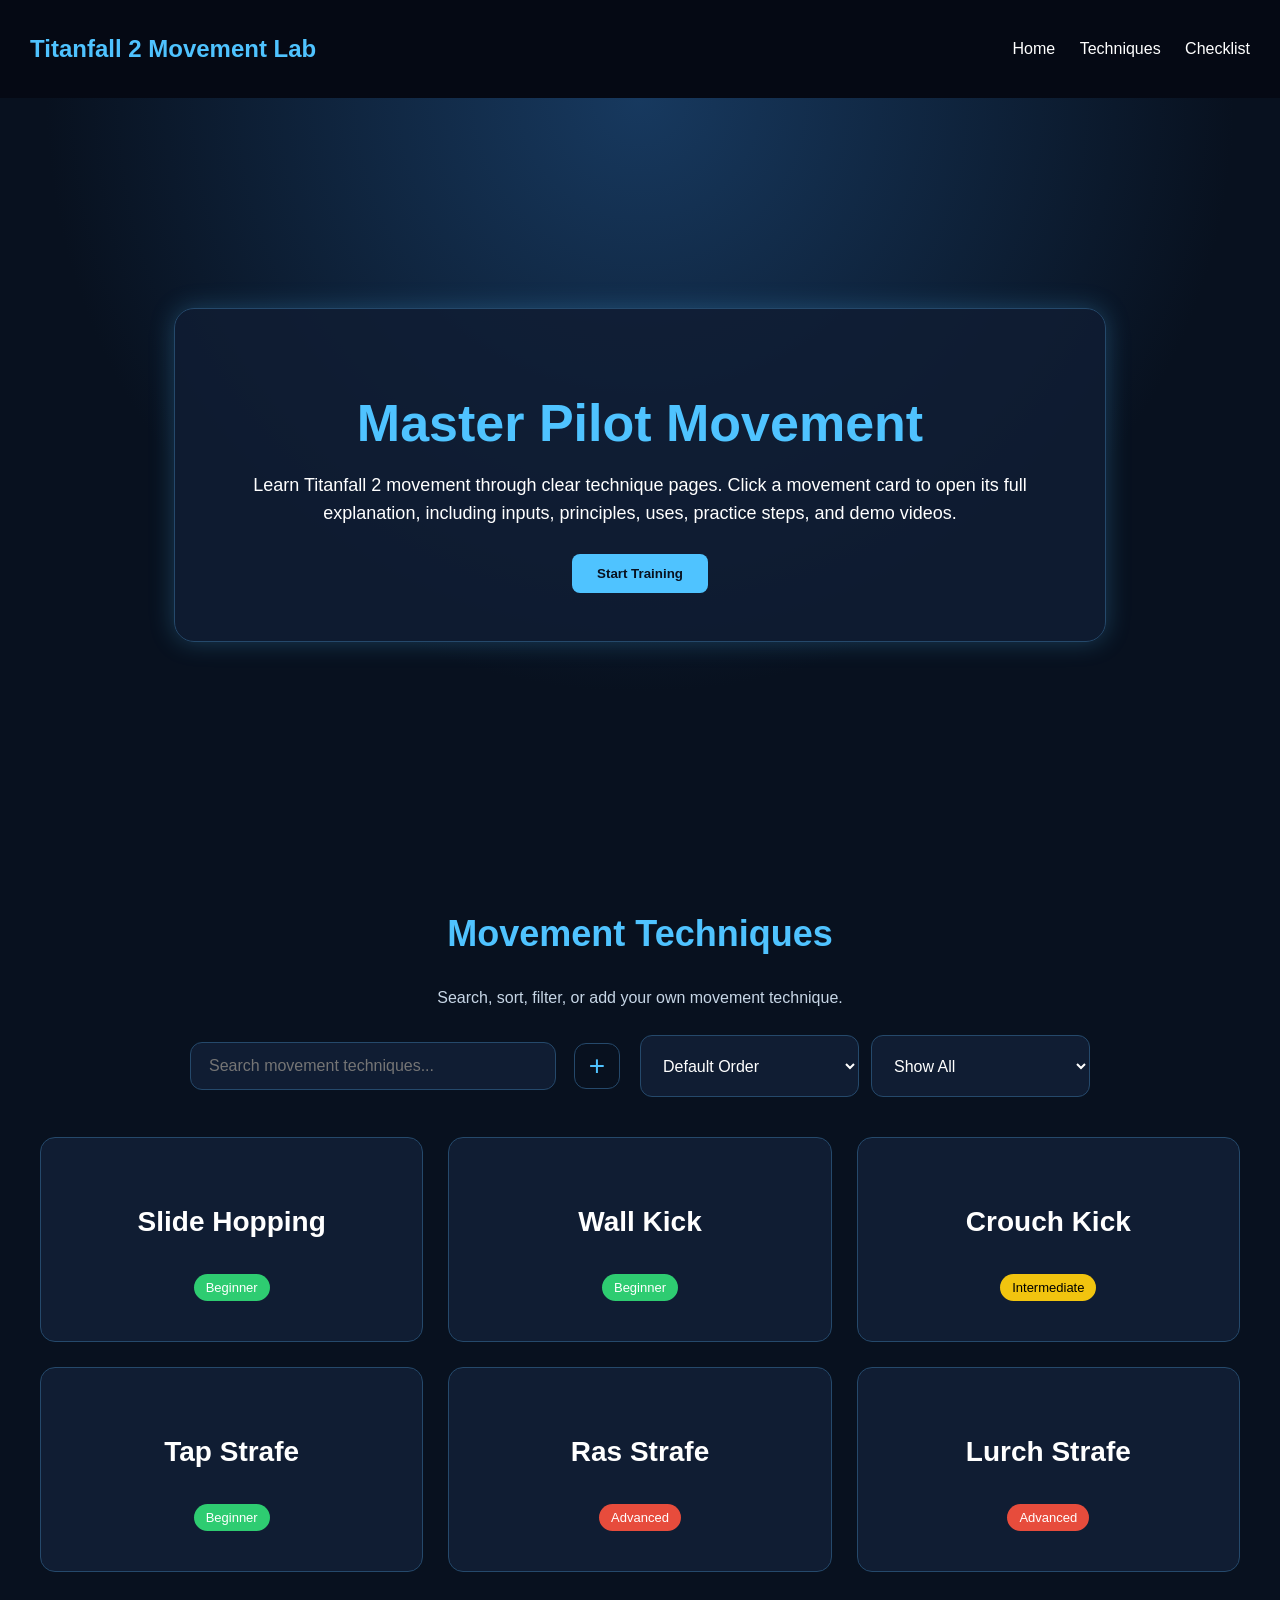
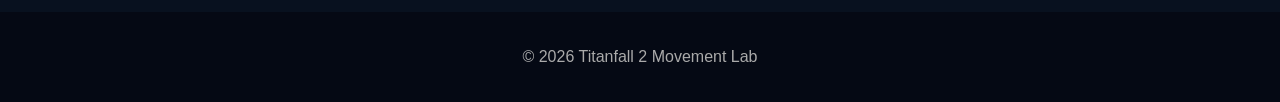
<file: index.html>
<!DOCTYPE html>
<html lang="en">
<head>
    <meta charset="UTF-8">
    <meta name="viewport" content="width=device-width, initial-scale=1.0">
    <title>Titanfall 2 Movement Lab</title>
    <link rel="stylesheet" href="styles.css">
</head>

<body>
    <header>
        <nav>
            <h1>Titanfall 2 Movement Lab</h1>
            <div class="nav-links">
                <a href="#home">Home</a>
                <a href="#techniques">Techniques</a>
                <a href="checklist.html">Checklist</a>
            </div>
        </nav>
    </header>

    <main>
        <section id="home" class="hero">
            <div class="hero-text">
                <h2>Master Pilot Movement</h2>
                <p>
                    Learn Titanfall 2 movement through clear technique pages.
                    Click a movement card to open its full explanation, including
                    inputs, principles, uses, practice steps, and demo videos.
                </p>
                <button onclick="scrollToTechniques()">Start Training</button>
            </div>
        </section>

        <section id="techniques">
            <h2 class="section-title">Movement Techniques</h2>
            <p class="section-intro">
                Search, sort, filter, or add your own movement technique.
            </p>

            <div class="search-panel">
                <div class="search-input-row">
                    <input type="text" id="searchInput" placeholder="Search movement techniques...">
                    <button class="minimal-add-button" onclick="openEditorModal()">+</button>
                </div>

                <select id="sortSelect">
                    <option value="default">Default Order</option>
                    <option value="difficulty-low">Difficulty: Low to High</option>
                    <option value="difficulty-high">Difficulty: High to Low</option>
                    <option value="alpha">Alphabetical A-Z</option>
                </select>

                <select id="filterSelect">
                    <option value="all">Show All</option>
                    <option value="default">Default Only</option>
                    <option value="custom">Custom Only</option>
                </select>
            </div>

            <div class="card-container" id="techniqueCards">
                <a class="card beginner" href="detail.html?technique=slidehopping" data-name="Slide Hopping" data-difficulty="beginner" data-source="default" data-order="1">
                    <h3>Slide Hopping</h3>
                    <span>Beginner</span>
                </a>

                <a class="card beginner" href="detail.html?technique=wallkick" data-name="Wall Kick" data-difficulty="beginner" data-source="default" data-order="2">
                    <h3>Wall Kick</h3>
                    <span>Beginner</span>
                </a>

                <a class="card intermediate" href="detail.html?technique=crouchkick" data-name="Crouch Kick" data-difficulty="intermediate" data-source="default" data-order="3">
                    <h3>Crouch Kick</h3>
                    <span>Intermediate</span>
                </a>

                <a class="card beginner" href="detail.html?technique=tapstrafe" data-name="Tap Strafe" data-difficulty="beginner" data-source="default" data-order="4">
                    <h3>Tap Strafe</h3>
                    <span>Beginner</span>
                </a>

                <a class="card advanced" href="detail.html?technique=rasstrafe" data-name="Ras Strafe" data-difficulty="advanced" data-source="default" data-order="5">
                    <h3>Ras Strafe</h3>
                    <span>Advanced</span>
                </a>

                <a class="card advanced" href="detail.html?technique=lurchstrafe" data-name="Lurch Strafe" data-difficulty="advanced" data-source="default" data-order="6">
                    <h3>Lurch Strafe</h3>
                    <span>Advanced</span>
                </a>
            </div>
        </section>
    </main>

    <div id="editorModal" class="editor-modal">
        <div class="editor-modal-content">
            <span class="editor-close" onclick="closeEditorModal()">&times;</span>

            <section id="editor" class="editor-section">
                <h2 class="section-title">Add a New Technique</h2>
                <p class="section-intro">
                    Only the technique name is required. Other fields can be filled later.
                </p>

                <form id="techniqueForm" class="editor-form">
                    <input type="text" id="newTitle" placeholder="Technique name" required>

                    <select id="newDifficulty">
                        <option value="">Choose difficulty</option>
                        <option value="Beginner">Beginner</option>
                        <option value="Intermediate">Intermediate</option>
                        <option value="Advanced">Advanced</option>
                    </select>

                    <textarea id="newIntro" placeholder="Short introduction"></textarea>
                    <textarea id="newKeys" placeholder="Keys / Input"></textarea>
                    <textarea id="newPrinciple" placeholder="Movement principle"></textarea>
                    <textarea id="newUse" placeholder="Gameplay use"></textarea>
                    <textarea id="newStandard" placeholder="Completion standard for checklist"></textarea>
                    <textarea id="newPractice" placeholder="Practice steps, one step per line"></textarea>

                    <label class="file-label">
                        Upload demo video:
                        <input type="file" id="newVideo" accept="video/mp4,video/webm,video/quicktime">
                    </label>

                    <label class="batch-label">
                        <input type="checkbox" id="batchMode">
                        Batch add: keep this window open after saving
                    </label>

                    <button type="submit">Save Technique</button>
                </form>

                <p id="saveMessage"></p>
            </section>
        </div>
    </div>

    <footer>
        <p>© 2026 Titanfall 2 Movement Lab</p>
    </footer>

    <script src="script.js"></script>
</body>
</html>
</file>
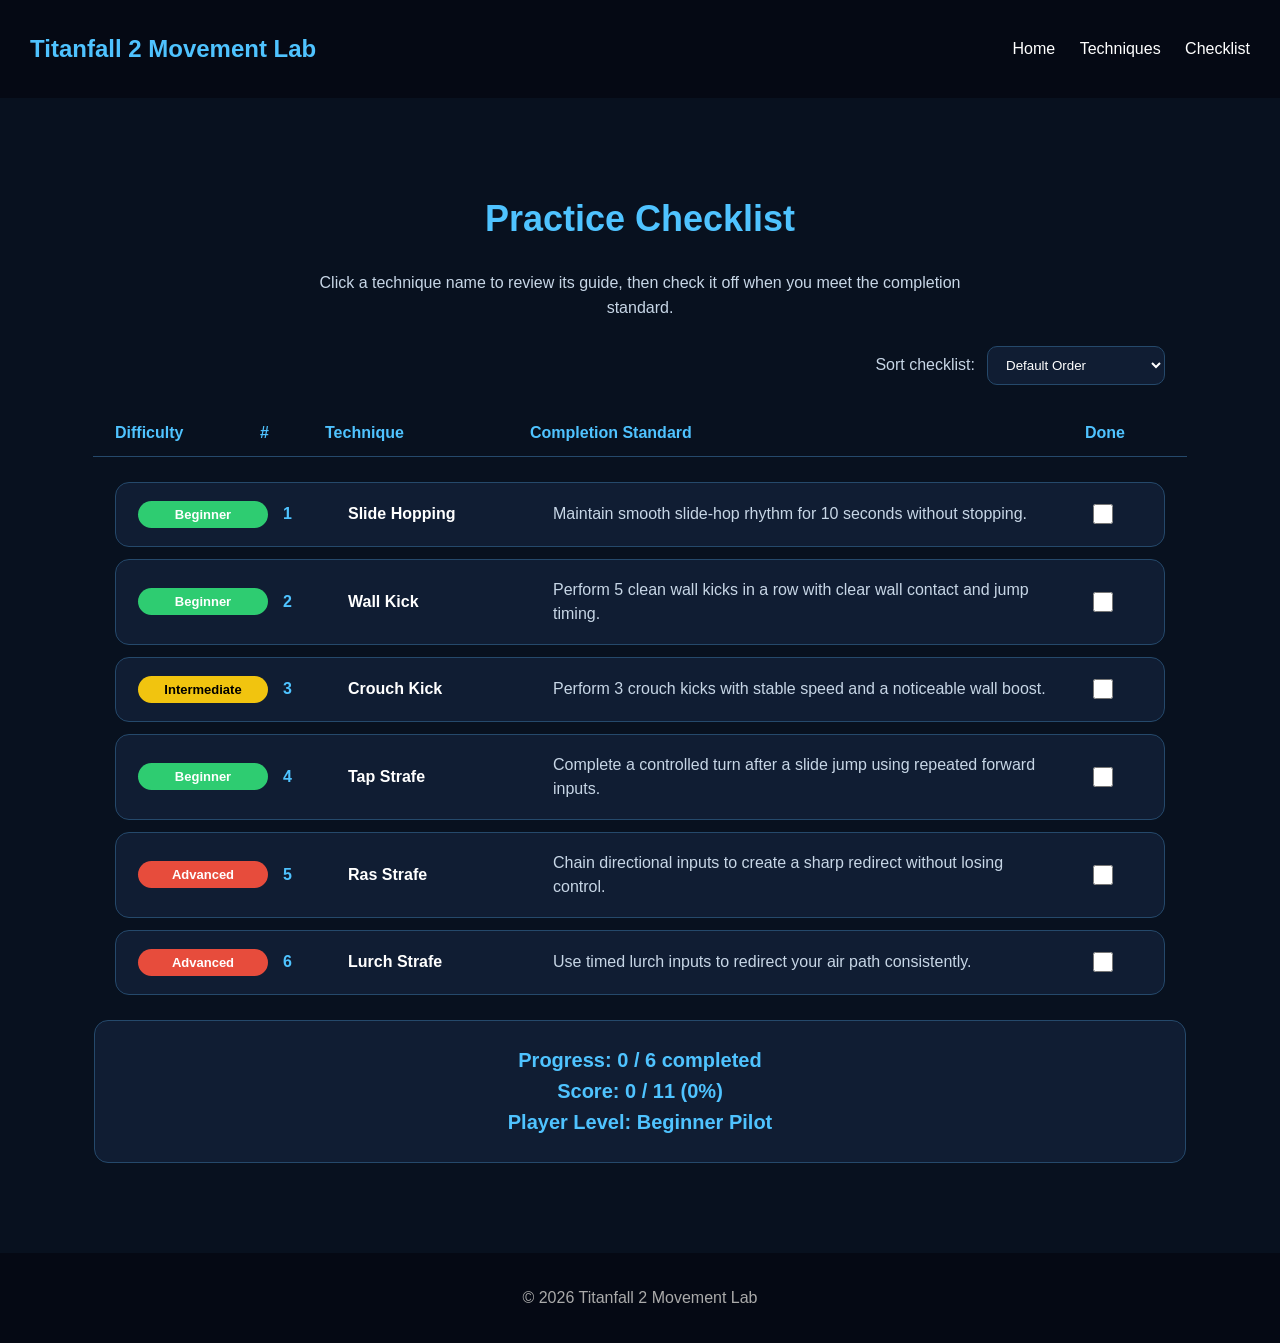
<file: checklist.html>
<!DOCTYPE html>
<html lang="en">
<head>
    <meta charset="UTF-8">
    <meta name="viewport" content="width=device-width, initial-scale=1.0">
    <title>Practice Checklist</title>
    <link rel="stylesheet" href="styles.css">
</head>

<body>
    <header>
        <nav>
            <h1>Titanfall 2 Movement Lab</h1>
            <div class="nav-links">
                <a href="index.html#home">Home</a>
                <a href="index.html#techniques">Techniques</a>
                <a href="checklist.html">Checklist</a>
            </div>
        </nav>
    </header>

    <main>
        <section id="practice" class="practice">
            <h2 class="section-title">Practice Checklist</h2>
            <p class="section-intro">
                Click a technique name to review its guide, then check it off when you meet the completion standard.
            </p>

            <div class="checklist-controls">
                <label for="checklistSort">Sort checklist:</label>
                <select id="checklistSort">
                    <option value="default">Default Order</option>
                    <option value="difficulty-low">Difficulty: Low to High</option>
                    <option value="difficulty-high">Difficulty: High to Low</option>
                    <option value="alpha">Alphabetical A-Z</option>
                    <option value="completed">Completed First</option>
                    <option value="incomplete">Incomplete First</option>
                </select>
            </div>

            <div class="checklist-header">
                <span>Difficulty</span>
                <span>#</span>
                <span>Technique</span>
                <span>Completion Standard</span>
                <span>Done</span>
            </div>

            <div class="practice-list" id="practiceChecklist">
                <div class="practice-row default-practice-card" data-source="default" data-difficulty="beginner" data-name="Slide Hopping" data-order="1">
                    <span class="difficulty-badge beginner-badge">Beginner</span>
                    <span class="practice-number">1</span>
                    <a href="detail.html?technique=slidehopping" class="practice-name">Slide Hopping</a>
                    <span class="practice-standard">Maintain smooth slide-hop rhythm for 10 seconds without stopping.</span>
                    <label class="practice-check"><input type="checkbox"></label>
                </div>

                <div class="practice-row default-practice-card" data-source="default" data-difficulty="beginner" data-name="Wall Kick" data-order="2">
                    <span class="difficulty-badge beginner-badge">Beginner</span>
                    <span class="practice-number">2</span>
                    <a href="detail.html?technique=wallkick" class="practice-name">Wall Kick</a>
                    <span class="practice-standard">Perform 5 clean wall kicks in a row with clear wall contact and jump timing.</span>
                    <label class="practice-check"><input type="checkbox"></label>
                </div>

                <div class="practice-row default-practice-card" data-source="default" data-difficulty="intermediate" data-name="Crouch Kick" data-order="3">
                    <span class="difficulty-badge intermediate-badge">Intermediate</span>
                    <span class="practice-number">3</span>
                    <a href="detail.html?technique=crouchkick" class="practice-name">Crouch Kick</a>
                    <span class="practice-standard">Perform 3 crouch kicks with stable speed and a noticeable wall boost.</span>
                    <label class="practice-check"><input type="checkbox"></label>
                </div>

                <div class="practice-row default-practice-card" data-source="default" data-difficulty="beginner" data-name="Tap Strafe" data-order="4">
                    <span class="difficulty-badge beginner-badge">Beginner</span>
                    <span class="practice-number">4</span>
                    <a href="detail.html?technique=tapstrafe" class="practice-name">Tap Strafe</a>
                    <span class="practice-standard">Complete a controlled turn after a slide jump using repeated forward inputs.</span>
                    <label class="practice-check"><input type="checkbox"></label>
                </div>

                <div class="practice-row default-practice-card" data-source="default" data-difficulty="advanced" data-name="Ras Strafe" data-order="5">
                    <span class="difficulty-badge advanced-badge">Advanced</span>
                    <span class="practice-number">5</span>
                    <a href="detail.html?technique=rasstrafe" class="practice-name">Ras Strafe</a>
                    <span class="practice-standard">Chain directional inputs to create a sharp redirect without losing control.</span>
                    <label class="practice-check"><input type="checkbox"></label>
                </div>

                <div class="practice-row default-practice-card" data-source="default" data-difficulty="advanced" data-name="Lurch Strafe" data-order="6">
                    <span class="difficulty-badge advanced-badge">Advanced</span>
                    <span class="practice-number">6</span>
                    <a href="detail.html?technique=lurchstrafe" class="practice-name">Lurch Strafe</a>
                    <span class="practice-standard">Use timed lurch inputs to redirect your air path consistently.</span>
                    <label class="practice-check"><input type="checkbox"></label>
                </div>
            </div>

            <div class="score-box">
                <p id="progressText">Progress: 0 / 6 completed</p>
                <p id="scoreText">Score: 0 / 12</p>
                <p id="levelText">Player Level: Beginner Pilot</p>
            </div>
        </section>
    </main>

    <footer>
        <p>© 2026 Titanfall 2 Movement Lab</p>
    </footer>

    <script src="script.js"></script>
</body>
</html>
</file>
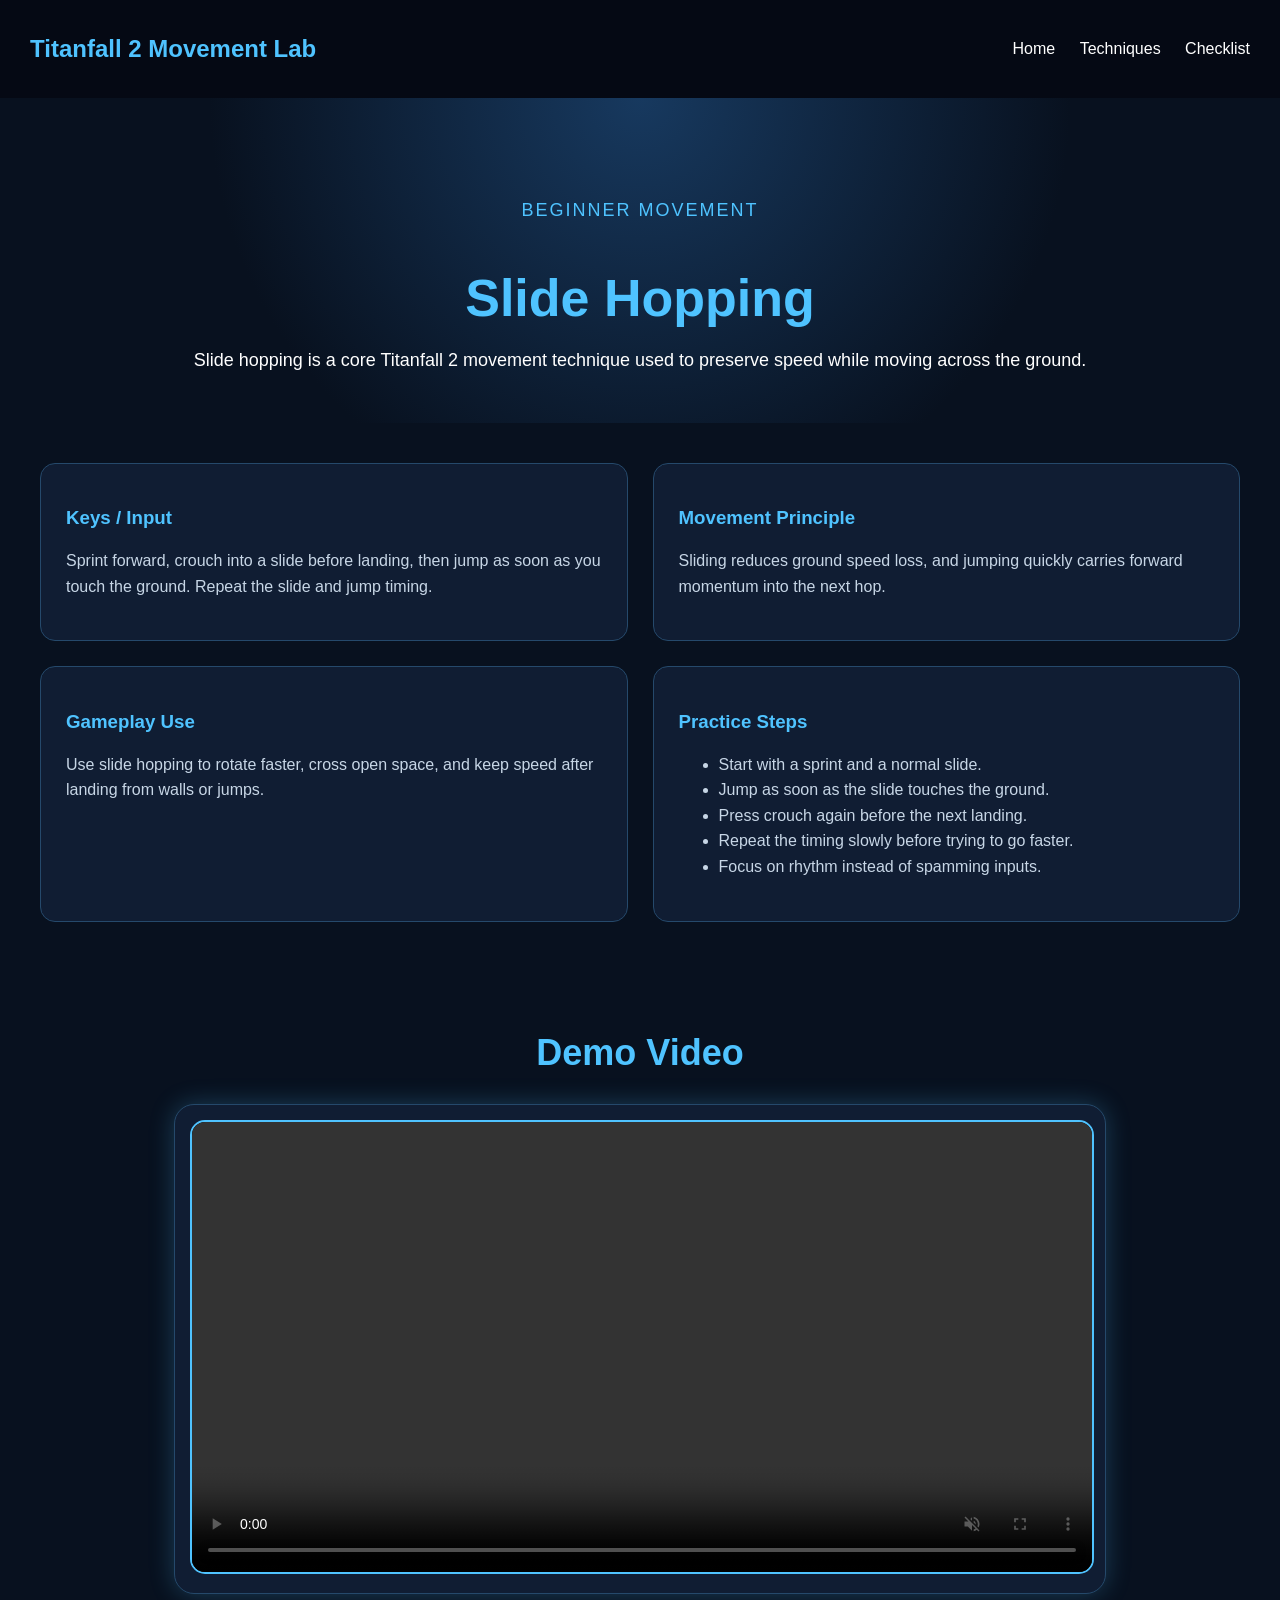
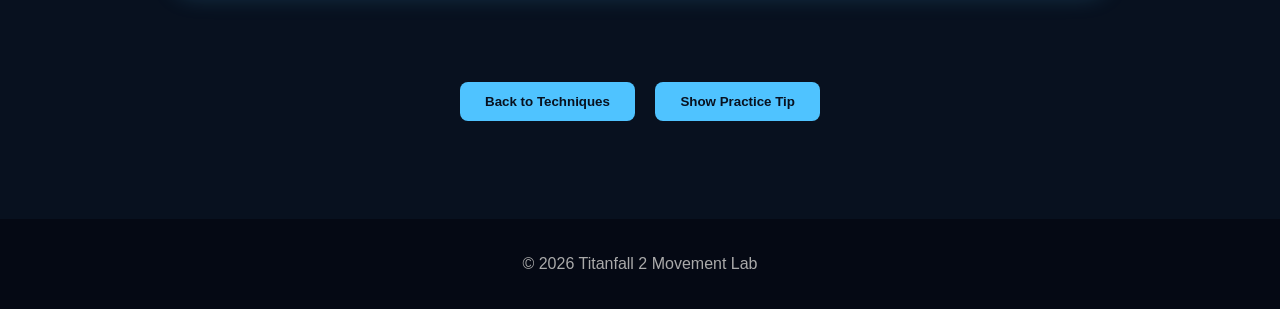
<file: detail.html>
<!DOCTYPE html>
<html lang="en">
<head>
    <meta charset="UTF-8">
    <meta name="viewport" content="width=device-width, initial-scale=1.0">
    <title>Movement Detail</title>
    <link rel="stylesheet" href="styles.css">
</head>

<body>
    <header>
        <nav>
            <h1>Titanfall 2 Movement Lab</h1>
            <div class="nav-links">
                <a href="index.html#home">Home</a>
                <a href="index.html#techniques">Techniques</a>
                <a href="checklist.html">Checklist</a>
            </div>
        </nav>
    </header>

    <main>
        <section class="detail-hero">
            <p class="tag" id="detailDifficulty">Movement Guide</p>
            <h2 id="detailTitle">Movement Technique</h2>
            <p id="detailIntro"></p>
        </section>

        <section class="detail-grid">
            <div class="detail-box">
                <h3>Keys / Input</h3>
                <p id="detailKeys"></p>
            </div>

            <div class="detail-box">
                <h3>Movement Principle</h3>
                <p id="detailPrinciple"></p>
            </div>

            <div class="detail-box">
                <h3>Gameplay Use</h3>
                <p id="detailUse"></p>
            </div>

            <div class="detail-box">
                <h3>Practice Steps</h3>
                <ul id="detailPractice"></ul>
            </div>
        </section>

        <section class="video-section">
            <h2 class="section-title">Demo Video</h2>

            <div class="video-box">
                <video id="movementVideo" class="movement-video" controls muted loop>
                    <source id="videoSource" src="" type="video/mp4">
                    Your browser does not support the video tag.
                </video>
            </div>
        </section>

        <section class="detail-actions">
            <button onclick="goBackHome()">Back to Techniques</button>
            <button onclick="showRandomTip()">Show Practice Tip</button>
            <p id="randomTip"></p>
        </section>
    </main>

    <footer>
        <p>© 2026 Titanfall 2 Movement Lab</p>
    </footer>

    <script src="script.js"></script>
</body>
</html>
</file>
<file: styles.css>
body {
    margin: 0;
    font-family: Arial, sans-serif;
    background-color: #08111f;
    color: white;
}

nav {
    display: flex;
    justify-content: space-between;
    align-items: center;
    padding: 15px 30px;
    background-color: #050914;
    position: sticky;
    top: 0;
    z-index: 10;
}

nav h1 {
    color: #4fc3ff;
}

.nav-links a {
    color: white;
    text-decoration: none;
    margin-left: 20px;
}

.nav-links a:hover {
    color: #4fc3ff;
}

.hero {
    min-height: 75vh;
    display: flex;
    align-items: center;
    justify-content: center;
    padding: 40px;
    text-align: center;
    background: radial-gradient(circle at top, #17395f, #08111f 60%);
}

.hero-text {
    max-width: 850px;
    background-color: rgba(16, 29, 51, 0.85);
    padding: 40px;
    border-radius: 20px;
    border: 1px solid #25496b;
    box-shadow: 0 0 25px rgba(79, 195, 255, 0.25);
    animation: glowPulse 3s infinite alternate;
}

@keyframes glowPulse {
    from { box-shadow: 0 0 15px rgba(79, 195, 255, 0.2); }
    to { box-shadow: 0 0 35px rgba(79, 195, 255, 0.55); }
}

.tag {
    color: #4fc3ff;
    letter-spacing: 2px;
    text-transform: uppercase;
    font-size: 14px;
}

.hero h2,
.detail-hero h2 {
    font-size: 52px;
    color: #4fc3ff;
    margin-bottom: 15px;
}

.hero p,
.detail-hero p {
    font-size: 18px;
    line-height: 1.6;
}

button {
    padding: 12px 25px;
    background-color: #4fc3ff;
    color: #08111f;
    border: none;
    border-radius: 8px;
    font-weight: bold;
    cursor: pointer;
    transition: 0.3s;
    margin: 8px;
}

button:hover {
    background-color: white;
    transform: scale(1.05);
}

.section-title {
    text-align: center;
    font-size: 36px;
    color: #4fc3ff;
    margin-top: 60px;
}

.section-intro {
    max-width: 700px;
    margin: 0 auto;
    text-align: center;
    color: #c7d6e6;
    line-height: 1.6;
}

.search-panel {
    max-width: 900px;
    margin: 25px auto 0;
    padding: 0 40px;
    display: grid;
    grid-template-columns: 2fr 1fr 1fr;
    gap: 12px;
}

.search-input-row {
    display: flex;
    gap: 10px;
    align-items: center;
}

.search-input-row input {
    flex: 1;
}

.search-panel input,
.search-panel select {
    width: 100%;
    padding: 14px 18px;
    border-radius: 12px;
    border: 1px solid #25496b;
    background-color: #101d33;
    color: white;
    font-size: 16px;
    outline: none;
}

.minimal-add-button {
    width: 46px;
    height: 46px;
    min-width: 46px;
    padding: 0;
    border-radius: 12px;
    background-color: transparent;
    color: #4fc3ff;
    border: 1px solid #25496b;
    font-size: 28px;
    font-weight: normal;
    line-height: 1;
    box-shadow: none;
}

.minimal-add-button:hover {
    background-color: rgba(79, 195, 255, 0.12);
    color: white;
    transform: none;
    border-color: #4fc3ff;
}

.card-container {
    display: grid;
    grid-template-columns: repeat(3, 1fr);
    gap: 25px;
    padding: 40px;
}

.card {
    background-color: #101d33;
    padding: 40px 25px;
    border-radius: 15px;
    border: 1px solid #25496b;
    transition: 0.3s;
    text-decoration: none;
    color: white;
    text-align: center;
    display: block;
    animation: fadeUp 0.6s ease forwards;
}

.card:hover {
    transform: translateY(-10px);
    box-shadow: 0 0 20px #4fc3ff;
}

.card h3 {
    color: white;
    font-size: 28px;
}

.card span {
    display: inline-block;
    margin-top: 8px;
    padding: 6px 12px;
    border-radius: 20px;
    font-size: 13px;
}

.beginner span { background-color: #2ecc71; }
.intermediate span { background-color: #f1c40f; color: black; }
.advanced span { background-color: #e74c3c; }

.custom-tag {
    background-color: #9c27b0;
    color: white;
    margin-left: 8px;
}

@keyframes fadeUp {
    from { opacity: 0; transform: translateY(25px); }
    to { opacity: 1; transform: translateY(0); }
}

.detail-hero {
    text-align: center;
    padding: 80px 40px 30px;
    background: radial-gradient(circle at top, #17395f, #08111f 60%);
}

.detail-grid {
    display: grid;
    grid-template-columns: repeat(2, 1fr);
    gap: 25px;
    padding: 40px;
}

.detail-box {
    background-color: #101d33;
    padding: 25px;
    border-radius: 15px;
    border: 1px solid #25496b;
    text-align: left;
}

.detail-box h3 {
    color: #4fc3ff;
}

.detail-box p,
.detail-box li {
    color: #c7d6e6;
    line-height: 1.6;
}

.video-section {
    padding: 10px 40px 30px;
}

.video-box {
    max-width: 900px;
    margin: 30px auto;
    padding: 15px;
    background-color: #101d33;
    border-radius: 20px;
    border: 1px solid #25496b;
    box-shadow: 0 0 25px rgba(79, 195, 255, 0.25);
}

.movement-video {
    width: 100%;
    min-height: 360px;
    border-radius: 15px;
    border: 2px solid #4fc3ff;
    background-color: black;
}

.detail-actions {
    text-align: center;
    padding: 20px 40px 70px;
}

#randomTip {
    color: #4fc3ff;
    font-size: 20px;
    font-weight: bold;
}

.editor-modal {
    display: none;
    position: fixed;
    z-index: 1000;
    inset: 0;
    background-color: rgba(0, 0, 0, 0.78);
    overflow-y: auto;
}

.editor-modal-content {
    width: 90%;
    max-width: 900px;
    margin: 50px auto;
    background-color: #08111f;
    border: 1px solid #4fc3ff;
    border-radius: 18px;
    box-shadow: 0 0 30px rgba(79, 195, 255, 0.45);
    position: relative;
}

.editor-close {
    position: absolute;
    right: 22px;
    top: 12px;
    font-size: 36px;
    color: #4fc3ff;
    cursor: pointer;
    z-index: 2;
}

.editor-section {
    padding: 30px 40px 80px;
}

.editor-form {
    max-width: 800px;
    margin: 30px auto;
    background-color: #101d33;
    padding: 25px;
    border-radius: 15px;
    border: 1px solid #25496b;
    display: grid;
    gap: 15px;
}

.editor-form input,
.editor-form select,
.editor-form textarea {
    padding: 12px;
    border-radius: 8px;
    border: 1px solid #25496b;
    background-color: #08111f;
    color: white;
    font-size: 15px;
}

.editor-form textarea {
    min-height: 90px;
    resize: vertical;
}

.batch-label,
.file-label {
    color: #c7d6e6;
    display: flex;
    align-items: center;
    gap: 8px;
}

#saveMessage {
    text-align: center;
    color: #4fc3ff;
    font-weight: bold;
}

.practice {
    padding: 40px 0;
}

.checklist-controls {
    max-width: 1050px;
    margin: 25px auto 0;
    padding: 0 40px;
    display: flex;
    justify-content: flex-end;
    align-items: center;
    gap: 12px;
    color: #c7d6e6;
}

.checklist-controls select {
    padding: 10px 14px;
    border-radius: 10px;
    border: 1px solid #25496b;
    background-color: #101d33;
    color: white;
}

.practice-list {
    max-width: 1050px;
    margin: 25px auto;
    display: grid;
    gap: 12px;
    padding: 0 40px;
}

.checklist-header,
.practice-row {
    display: grid;
    grid-template-columns: 130px 50px 190px 1fr 80px;
    gap: 15px;
    align-items: center;
}

.checklist-header {
    max-width: 1050px;
    margin: 25px auto 0;
    padding: 14px 22px;
    color: #4fc3ff;
    font-weight: bold;
    border-bottom: 1px solid #25496b;
}

.practice-row {
    background-color: #101d33;
    padding: 18px 22px;
    border-radius: 14px;
    border: 1px solid #25496b;
    text-align: left;
}

.difficulty-badge {
    display: inline-block;
    text-align: center;
    padding: 6px 10px;
    border-radius: 20px;
    font-size: 13px;
    font-weight: bold;
}

.beginner-badge {
    background-color: #2ecc71;
    color: white;
}

.intermediate-badge {
    background-color: #f1c40f;
    color: black;
}

.advanced-badge {
    background-color: #e74c3c;
    color: white;
}

.practice-number {
    color: #4fc3ff;
    font-weight: bold;
}

.practice-name {
    color: white;
    font-weight: bold;
    text-decoration: none;
}

.practice-name:hover {
    color: #4fc3ff;
}

.practice-standard {
    color: #c7d6e6;
    line-height: 1.5;
}

.practice-check {
    display: flex;
    justify-content: center;
    align-items: center;
}

.practice-check input {
    width: 20px;
    height: 20px;
}

.delete-practice-custom,
.delete-detail-button {
    background-color: #e74c3c;
    color: white;
    padding: 8px 12px;
    font-size: 12px;
}

.score-box {
    max-width: 1050px;
    margin: 20px auto 50px;
    background-color: #101d33;
    border: 1px solid #25496b;
    border-radius: 14px;
    padding: 20px;
    text-align: center;
}

.score-box p {
    color: #4fc3ff;
    font-size: 20px;
    font-weight: bold;
    margin: 8px;
}

footer {
    text-align: center;
    padding: 20px;
    background-color: #050914;
    color: #aaa;
}

@media (max-width: 900px) {
    nav {
        flex-direction: column;
    }

    .nav-links a {
        display: inline-block;
        margin: 10px;
    }

    .hero h2,
    .detail-hero h2 {
        font-size: 38px;
    }

    .search-panel,
    .card-container,
    .detail-grid {
        grid-template-columns: 1fr;
        padding: 25px;
    }

    .checklist-header {
        display: none;
    }

    .practice-list {
        padding: 0 25px;
    }

    .practice-row {
        grid-template-columns: 1fr;
    }

    .difficulty-badge,
    .practice-number,
    .practice-name,
    .practice-standard,
    .practice-check {
        grid-column: 1 / -1;
    }

    .movement-video {
        min-height: 220px;
    }
}
</file>
